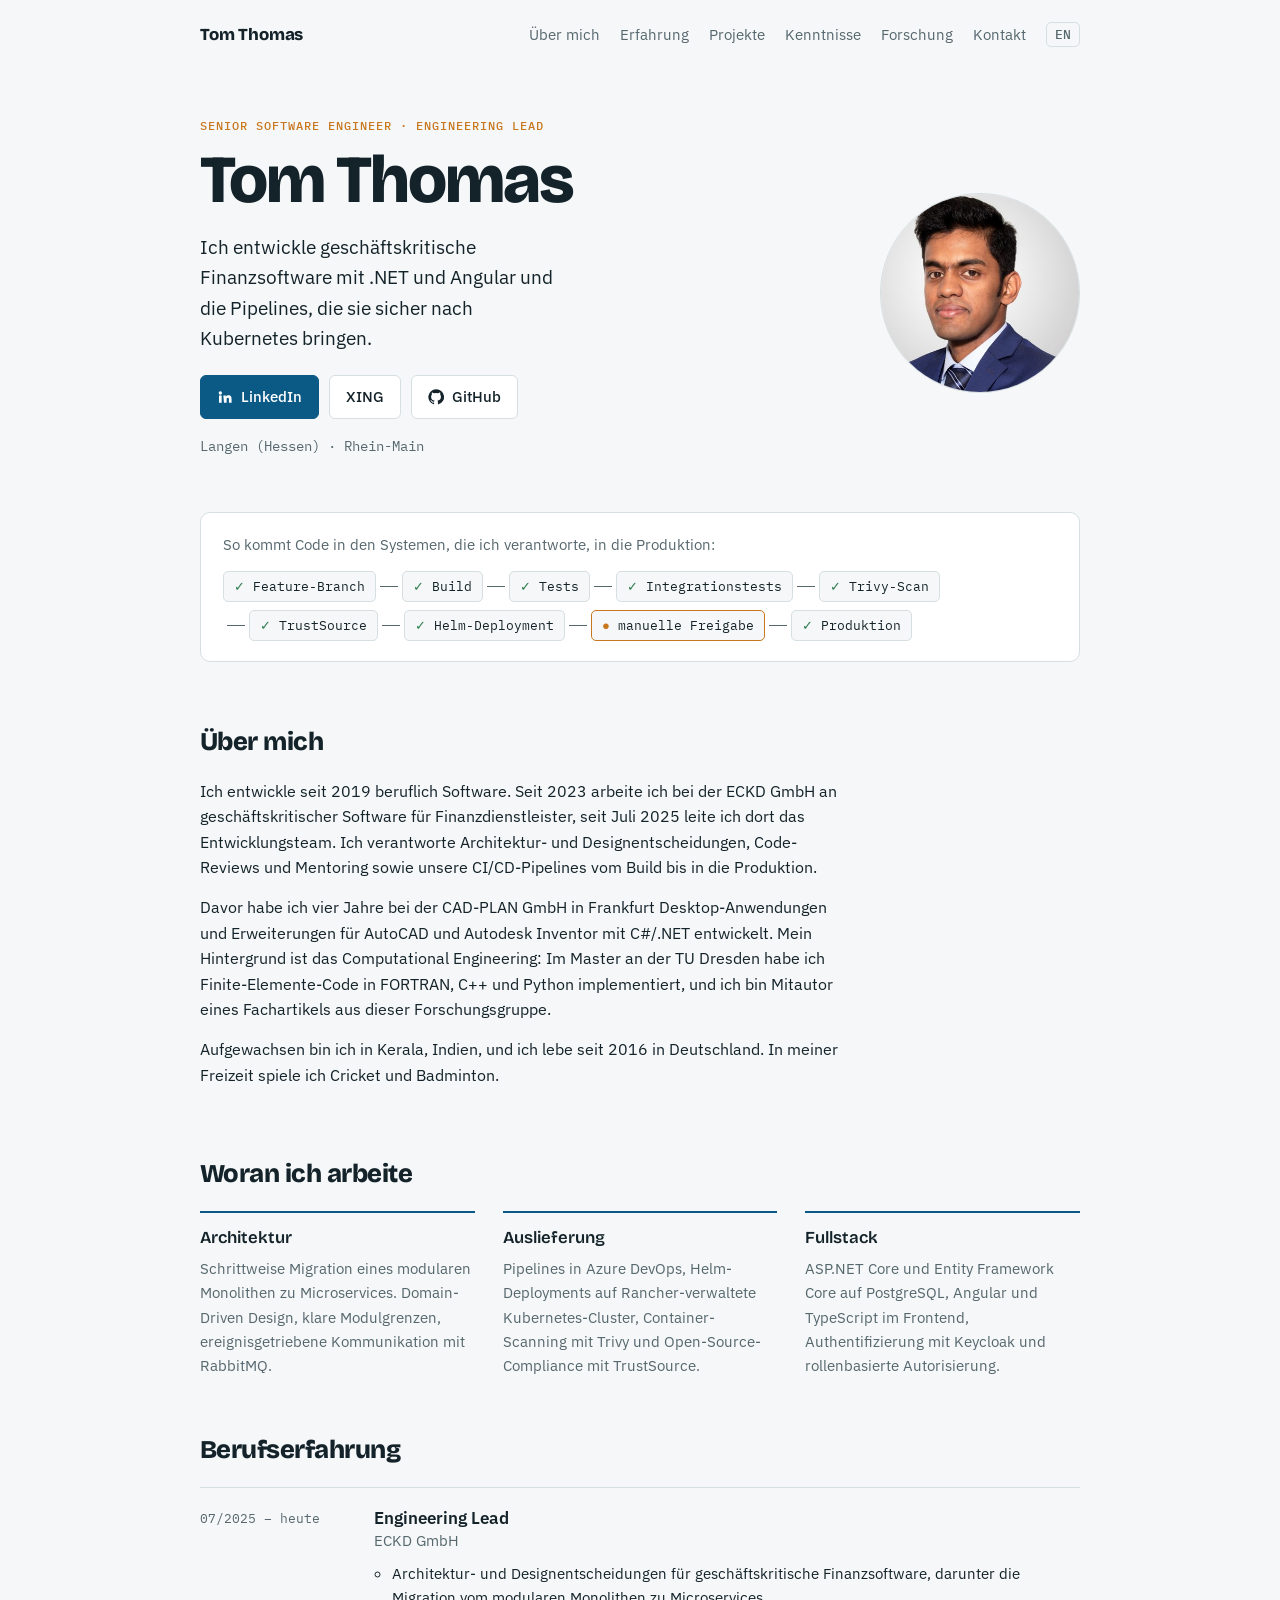
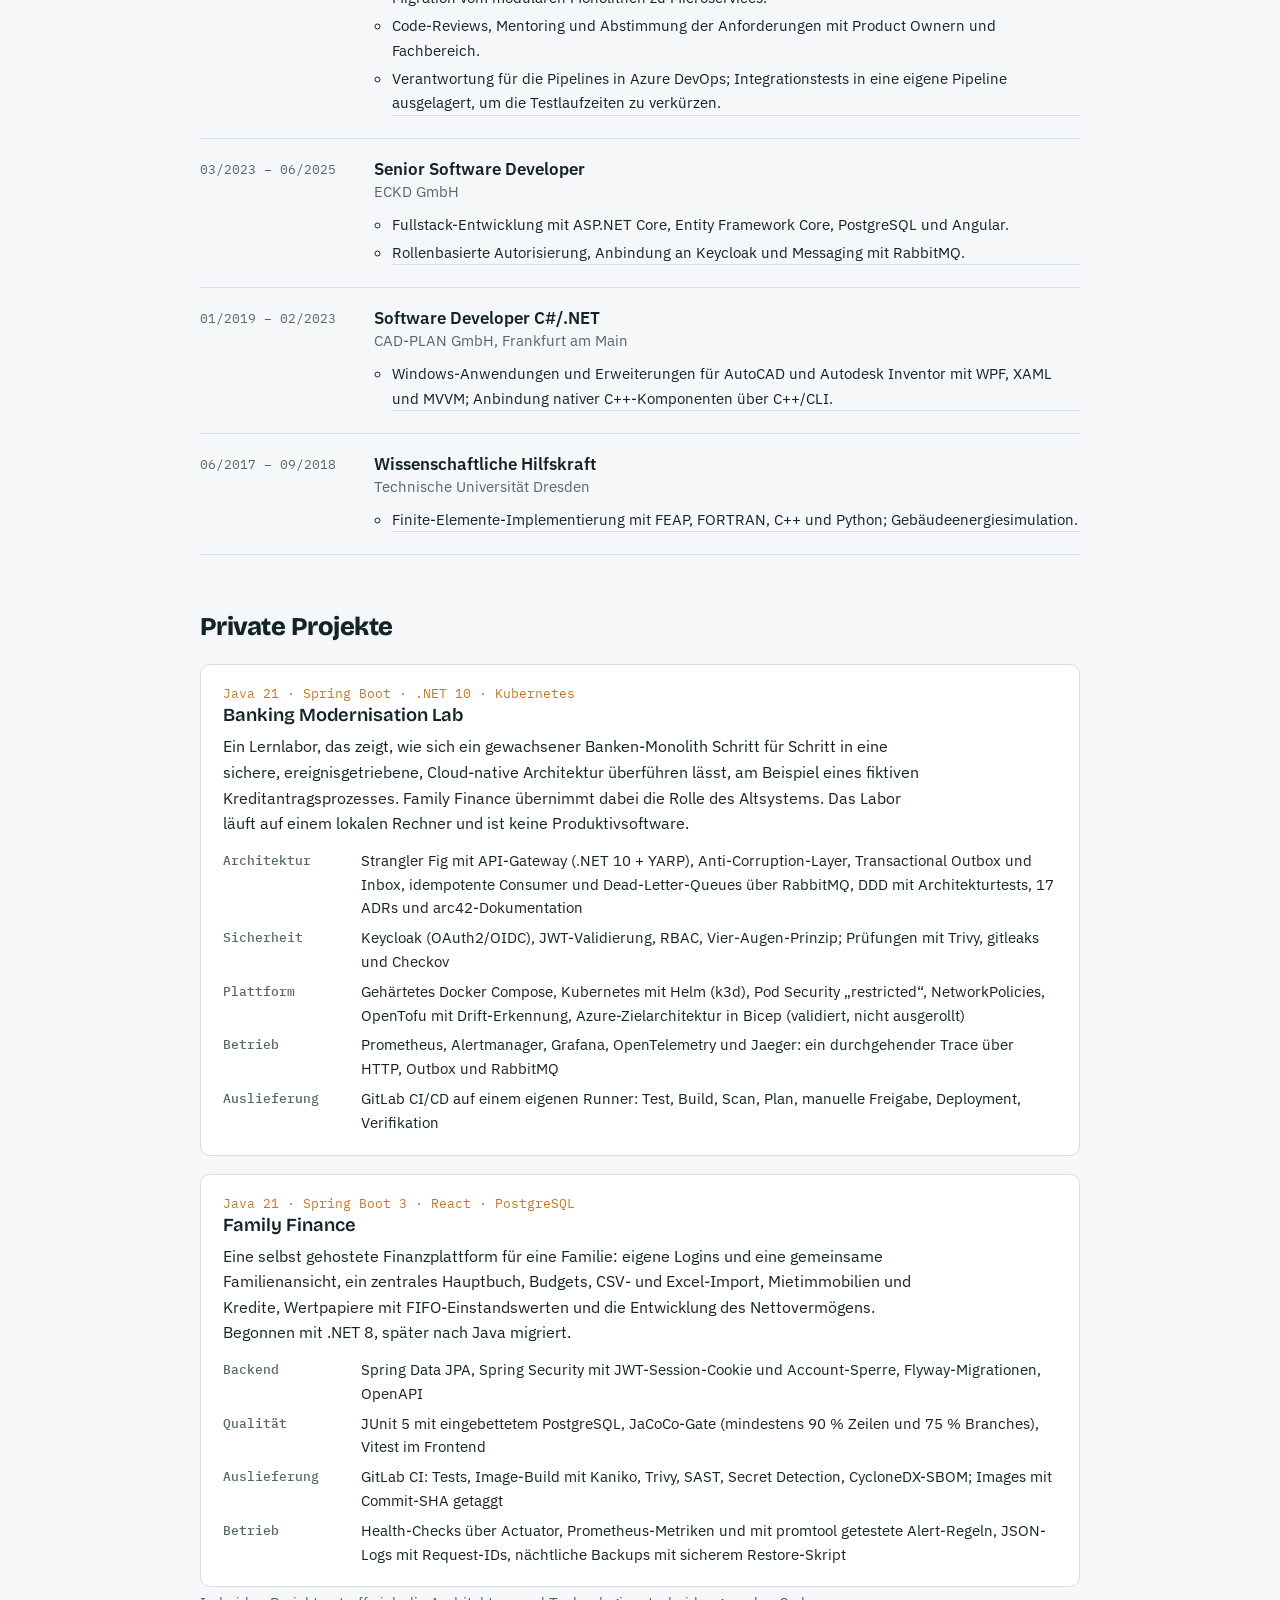
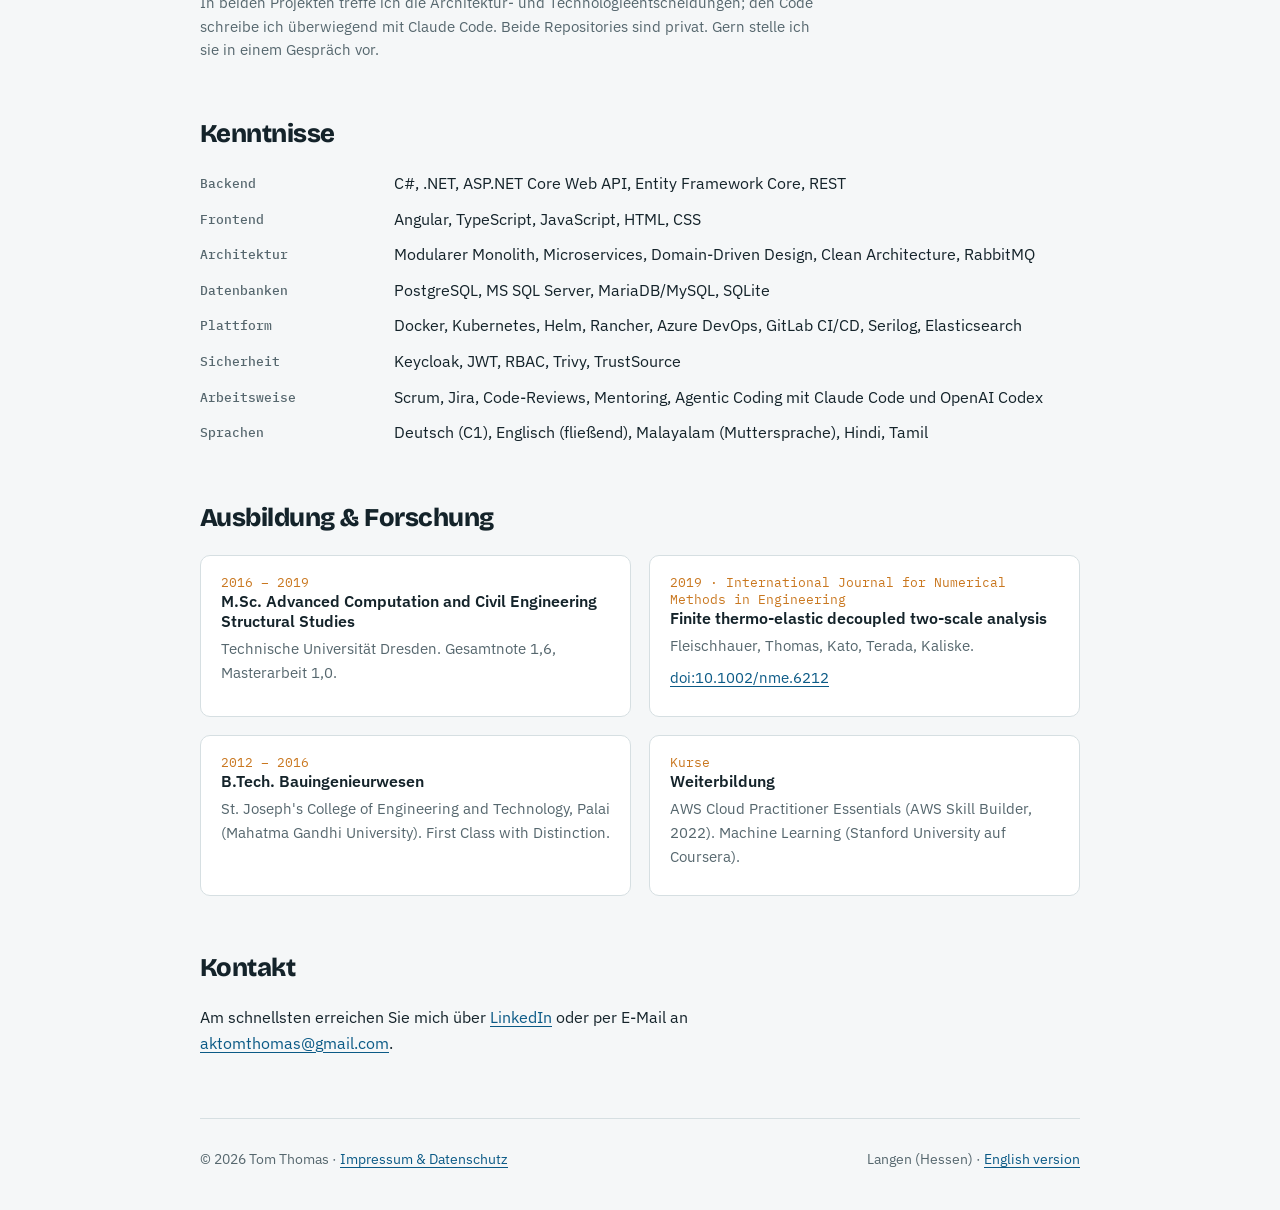
<file: index.html>
<!DOCTYPE html>
<html lang="de">
<head>
<meta charset="utf-8">
<meta name="viewport" content="width=device-width, initial-scale=1, viewport-fit=cover">
<title>Tom Thomas · Softwareentwickler</title>
<meta name="description" content="Tom Thomas, Senior Software Engineer und Engineering Lead im Rhein-Main-Gebiet. Finanzsoftware mit .NET, Angular und Kubernetes.">
<meta name="author" content="Tom Thomas">
<meta property="og:title" content="Tom Thomas · Softwareentwickler">
<meta property="og:description" content="Senior Software Engineer und Engineering Lead. Finanzsoftware mit .NET, Angular und Kubernetes.">
<meta property="og:image" content="https://tomkrony.github.io/assets/img/tom.jpg">
<meta property="og:locale" content="de_DE">
<meta property="og:locale:alternate" content="en_GB">
<link rel="icon" href="assets/img/favicon.ico">
<link rel="alternate" hreflang="de" href="https://tomkrony.github.io/">
<link rel="alternate" hreflang="en" href="https://tomkrony.github.io/en.html">
<link rel="alternate" hreflang="x-default" href="https://tomkrony.github.io/">
<link rel="canonical" href="https://tomkrony.github.io/">
<link rel="stylesheet" href="css/fonts.css">
<link rel="stylesheet" href="css/site.css">
</head>
<body>
<div class="col">
  <nav aria-label="Hauptnavigation">
    <a class="mark" href="#top">Tom Thomas</a>
    <div class="right">
    <ul>
      <li><a href="#about">Über mich</a></li>
      <li><a href="#experience">Erfahrung</a></li>
      <li><a href="#projects">Projekte</a></li>
      <li><a href="#skills">Kenntnisse</a></li>
      <li><a href="#research">Forschung</a></li>
      <li><a href="#contact">Kontakt</a></li>
    </ul>
    <a class="lang" href="en.html" hreflang="en" lang="en" title="English version">EN</a>
    </div>
  </nav>

  <header class="hero" id="top">
    <div>
      <p class="eyebrow">Senior Software Engineer · Engineering Lead</p>
      <h1>Tom Thomas</h1>
      <p class="lede">Ich entwickle geschäftskritische Finanzsoftware mit .NET und Angular und die Pipelines, die sie sicher nach Kubernetes bringen.</p>
      <div class="links">
        <a class="btn primary" href="https://www.linkedin.com/in/aktomthomas/" rel="me noopener" target="_blank"><svg viewBox="0 0 24 24" aria-hidden="true"><path d="M4.98 3.5a2.5 2.5 0 1 1 0 5 2.5 2.5 0 0 1 0-5zM3 9.75h4v11H3zM9.5 9.75h3.8v1.5h.05c.53-1 1.83-2.05 3.77-2.05 4.03 0 4.78 2.65 4.78 6.1v5.45h-4v-4.84c0-1.15-.02-2.64-1.6-2.64-1.62 0-1.86 1.26-1.86 2.56v4.92h-3.94z"/></svg>LinkedIn</a>
        <a class="btn" href="https://www.xing.com/profile/Tom_Thomas47/cv" rel="me noopener" target="_blank">XING</a>
        <a class="btn" href="https://github.com/tomkrony" rel="me noopener" target="_blank"><svg viewBox="0 0 24 24" aria-hidden="true"><path d="M12 .5a11.5 11.5 0 0 0-3.64 22.4c.58.1.79-.25.79-.56v-2c-3.2.7-3.88-1.37-3.88-1.37-.52-1.33-1.28-1.690-1.28-1.69-1.04-.71.08-.7.08-.7 1.16.08 1.77 1.19 1.77 1.19 1.03 1.76 2.7 1.25 3.36.96.1-.75.4-1.25.73-1.54-2.56-.29-5.25-1.28-5.25-5.68 0-1.26.45-2.28 1.19-3.09-.12-.29-.52-1.46.11-3.05 0 0 .97-.31 3.17 1.18a11 11 0 0 1 5.77 0c2.2-1.49 3.17-1.18 3.17-1.18.63 1.59.23 2.76.11 3.05.74.81 1.19 1.83 1.19 3.09 0 4.41-2.7 5.38-5.27 5.67.41.36.78 1.06.78 2.14v3.17c0 .31.21.67.8.56A11.5 11.5 0 0 0 12 .5z"/></svg>GitHub</a>
      </div>
      <p class="where">Langen (Hessen) · Rhein-Main</p>
    </div>
    <img class="portrait" src="assets/img/tom.jpg" alt="Porträt von Tom Thomas" width="200" height="200">
  </header>

  <div class="pipeline" aria-label="So liefert mein Team Software aus">
    <p>So kommt Code in den Systemen, die ich verantworte, in die Produktion:</p>
    <ol class="stages">
      <li><span>Feature-Branch</span></li>
      <li><span>Build</span></li>
      <li><span>Tests</span></li>
      <li><span>Integrationstests</span></li>
      <li><span>Trivy-Scan</span></li>
      <li><span>TrustSource</span></li>
      <li><span>Helm-Deployment</span></li>
      <li class="gate"><span>manuelle Freigabe</span></li>
      <li><span>Produktion</span></li>
    </ol>
  </div>

  <section id="about">
    <h2>Über mich</h2>
    <div class="prose">
      <p>Ich entwickle seit 2019 beruflich Software. Seit 2023 arbeite ich bei der ECKD GmbH an geschäftskritischer Software für Finanzdienstleister, seit Juli 2025 leite ich dort das Entwicklungsteam. Ich verantworte Architektur- und Designentscheidungen, Code-Reviews und Mentoring sowie unsere CI/CD-Pipelines vom Build bis in die Produktion.</p>
      <p>Davor habe ich vier Jahre bei der CAD-PLAN GmbH in Frankfurt Desktop-Anwendungen und Erweiterungen für AutoCAD und Autodesk Inventor mit C#/.NET entwickelt. Mein Hintergrund ist das Computational Engineering: Im Master an der TU Dresden habe ich Finite-Elemente-Code in FORTRAN, C++ und Python implementiert, und ich bin Mitautor eines Fachartikels aus dieser Forschungsgruppe.</p>
      <p>Aufgewachsen bin ich in Kerala, Indien, und ich lebe seit 2016 in Deutschland. In meiner Freizeit spiele ich Cricket und Badminton.</p>
    </div>
  </section>

  <section aria-labelledby="focus-h">
    <h2 id="focus-h">Woran ich arbeite</h2>
    <div class="focus">
      <div>
        <h3>Architektur</h3>
        <p>Schrittweise Migration eines modularen Monolithen zu Microservices. Domain-Driven Design, klare Modulgrenzen, ereignisgetriebene Kommunikation mit RabbitMQ.</p>
      </div>
      <div>
        <h3>Auslieferung</h3>
        <p>Pipelines in Azure DevOps, Helm-Deployments auf Rancher-verwaltete Kubernetes-Cluster, Container-Scanning mit Trivy und Open-Source-Compliance mit TrustSource.</p>
      </div>
      <div>
        <h3>Fullstack</h3>
        <p>ASP.NET Core und Entity Framework Core auf PostgreSQL, Angular und TypeScript im Frontend, Authentifizierung mit Keycloak und rollenbasierte Autorisierung.</p>
      </div>
    </div>
  </section>

  <section id="experience">
    <h2>Berufserfahrung</h2>
    <ol class="ledger">
      <li>
        <time>07/2025 – heute</time>
        <div>
          <h3>Engineering Lead</h3>
          <div class="org">ECKD GmbH</div>
          <ul>
            <li>Architektur- und Designentscheidungen für geschäftskritische Finanzsoftware, darunter die Migration vom modularen Monolithen zu Microservices.</li>
            <li>Code-Reviews, Mentoring und Abstimmung der Anforderungen mit Product Ownern und Fachbereich.</li>
            <li>Verantwortung für die Pipelines in Azure DevOps; Integrationstests in eine eigene Pipeline ausgelagert, um die Testlaufzeiten zu verkürzen.</li>
          </ul>
        </div>
      </li>
      <li>
        <time>03/2023 – 06/2025</time>
        <div>
          <h3>Senior Software Developer</h3>
          <div class="org">ECKD GmbH</div>
          <ul>
            <li>Fullstack-Entwicklung mit ASP.NET Core, Entity Framework Core, PostgreSQL und Angular.</li>
            <li>Rollenbasierte Autorisierung, Anbindung an Keycloak und Messaging mit RabbitMQ.</li>
          </ul>
        </div>
      </li>
      <li>
        <time>01/2019 – 02/2023</time>
        <div>
          <h3>Software Developer C#/.NET</h3>
          <div class="org">CAD-PLAN GmbH, Frankfurt am Main</div>
          <ul>
            <li>Windows-Anwendungen und Erweiterungen für AutoCAD und Autodesk Inventor mit WPF, XAML und MVVM; Anbindung nativer C++-Komponenten über C++/CLI.</li>
          </ul>
        </div>
      </li>
      <li>
        <time>06/2017 – 09/2018</time>
        <div>
          <h3>Wissenschaftliche Hilfskraft</h3>
          <div class="org">Technische Universität Dresden</div>
          <ul>
            <li>Finite-Elemente-Implementierung mit FEAP, FORTRAN, C++ und Python; Gebäudeenergiesimulation.</li>
          </ul>
        </div>
      </li>
    </ol>
  </section>

  <section id="projects">
    <h2>Private Projekte</h2>
    <div class="projects">
      <article class="project">
        <div class="meta">Java 21 · Spring Boot · .NET 10 · Kubernetes</div>
        <h3>Banking Modernisation Lab</h3>
        <p>Ein Lernlabor, das zeigt, wie sich ein gewachsener Banken-Monolith Schritt für Schritt in eine sichere, ereignisgetriebene, Cloud-native Architektur überführen lässt, am Beispiel eines fiktiven Kreditantragsprozesses. Family Finance übernimmt dabei die Rolle des Altsystems. Das Labor läuft auf einem lokalen Rechner und ist keine Produktivsoftware.</p>
        <dl>
          <dt>Architektur</dt><dd>Strangler Fig mit API-Gateway (.NET 10 + YARP), Anti-Corruption-Layer, Transactional Outbox und Inbox, idempotente Consumer und Dead-Letter-Queues über RabbitMQ, DDD mit Architekturtests, 17 ADRs und arc42-Dokumentation</dd>
          <dt>Sicherheit</dt><dd>Keycloak (OAuth2/OIDC), JWT-Validierung, RBAC, Vier-Augen-Prinzip; Prüfungen mit Trivy, gitleaks und Checkov</dd>
          <dt>Plattform</dt><dd>Gehärtetes Docker Compose, Kubernetes mit Helm (k3d), Pod Security „restricted“, NetworkPolicies, OpenTofu mit Drift-Erkennung, Azure-Zielarchitektur in Bicep (validiert, nicht ausgerollt)</dd>
          <dt>Betrieb</dt><dd>Prometheus, Alertmanager, Grafana, OpenTelemetry und Jaeger: ein durchgehender Trace über HTTP, Outbox und RabbitMQ</dd>
          <dt>Auslieferung</dt><dd>GitLab CI/CD auf einem eigenen Runner: Test, Build, Scan, Plan, manuelle Freigabe, Deployment, Verifikation</dd>
        </dl>
      </article>
      <article class="project">
        <div class="meta">Java 21 · Spring Boot 3 · React · PostgreSQL</div>
        <h3>Family Finance</h3>
        <p>Eine selbst gehostete Finanzplattform für eine Familie: eigene Logins und eine gemeinsame Familienansicht, ein zentrales Hauptbuch, Budgets, CSV- und Excel-Import, Mietimmobilien und Kredite, Wertpapiere mit FIFO-Einstandswerten und die Entwicklung des Nettovermögens. Begonnen mit .NET 8, später nach Java migriert.</p>
        <dl>
          <dt>Backend</dt><dd>Spring Data JPA, Spring Security mit JWT-Session-Cookie und Account-Sperre, Flyway-Migrationen, OpenAPI</dd>
          <dt>Qualität</dt><dd>JUnit 5 mit eingebettetem PostgreSQL, JaCoCo-Gate (mindestens 90 % Zeilen und 75 % Branches), Vitest im Frontend</dd>
          <dt>Auslieferung</dt><dd>GitLab CI: Tests, Image-Build mit Kaniko, Trivy, SAST, Secret Detection, CycloneDX-SBOM; Images mit Commit-SHA getaggt</dd>
          <dt>Betrieb</dt><dd>Health-Checks über Actuator, Prometheus-Metriken und mit promtool getestete Alert-Regeln, JSON-Logs mit Request-IDs, nächtliche Backups mit sicherem Restore-Skript</dd>
        </dl>
      </article>
    </div>
    <p class="note">In beiden Projekten treffe ich die Architektur- und Technologieentscheidungen; den Code schreibe ich überwiegend mit Claude Code. Beide Repositories sind privat. Gern stelle ich sie in einem Gespräch vor.</p>
  </section>

  <section id="skills">
    <h2>Kenntnisse</h2>
    <dl class="skills">
      <dt>Backend</dt><dd>C#, .NET, ASP.NET Core Web API, Entity Framework Core, REST</dd>
      <dt>Frontend</dt><dd>Angular, TypeScript, JavaScript, HTML, CSS</dd>
      <dt>Architektur</dt><dd>Modularer Monolith, Microservices, Domain-Driven Design, Clean Architecture, RabbitMQ</dd>
      <dt>Datenbanken</dt><dd>PostgreSQL, MS SQL Server, MariaDB/MySQL, SQLite</dd>
      <dt>Plattform</dt><dd>Docker, Kubernetes, Helm, Rancher, Azure DevOps, GitLab CI/CD, Serilog, Elasticsearch</dd>
      <dt>Sicherheit</dt><dd>Keycloak, JWT, RBAC, Trivy, TrustSource</dd>
      <dt>Arbeitsweise</dt><dd>Scrum, Jira, Code-Reviews, Mentoring, Agentic Coding mit Claude Code und OpenAI Codex</dd>
      <dt>Sprachen</dt><dd>Deutsch (C1), Englisch (fließend), Malayalam (Muttersprache), Hindi, Tamil</dd>
    </dl>
  </section>

  <section id="research">
    <h2>Ausbildung &amp; Forschung</h2>
    <div class="cards">
      <div class="card">
        <div class="meta">2016 – 2019</div>
        <h3>M.Sc. Advanced Computation and Civil Engineering Structural Studies</h3>
        <p>Technische Universität Dresden. Gesamtnote 1,6, Masterarbeit 1,0.</p>
      </div>
      <div class="card">
        <div class="meta">2019 · International Journal for Numerical Methods in Engineering</div>
        <h3>Finite thermo-elastic decoupled two-scale analysis</h3>
        <p>Fleischhauer, Thomas, Kato, Terada, Kaliske.</p>
        <p><a href="https://doi.org/10.1002/nme.6212" target="_blank" rel="noopener">doi:10.1002/nme.6212</a></p>
      </div>
      <div class="card">
        <div class="meta">2012 – 2016</div>
        <h3>B.Tech. Bauingenieurwesen</h3>
        <p>St. Joseph's College of Engineering and Technology, Palai (Mahatma Gandhi University). First Class with Distinction.</p>
      </div>
      <div class="card">
        <div class="meta">Kurse</div>
        <h3>Weiterbildung</h3>
        <p>AWS Cloud Practitioner Essentials (AWS Skill Builder, 2022). Machine Learning (Stanford University auf Coursera).</p>
      </div>
    </div>
  </section>

  <section id="contact">
    <h2>Kontakt</h2>
    <div class="prose">
      <p>Am schnellsten erreichen Sie mich über <a href="https://www.linkedin.com/in/aktomthomas/" target="_blank" rel="noopener">LinkedIn</a> oder per E-Mail an <a href="mailto:aktomthomas@gmail.com">aktomthomas@gmail.com</a>.</p>
    </div>
  </section>

  <footer>
    <span>© 2026 Tom Thomas · <a href="impressum.html">Impressum &amp; Datenschutz</a></span>
    <span>Langen (Hessen) · <a href="en.html" hreflang="en">English version</a></span>
  </footer>
</div>
</body>
</html>
</file>
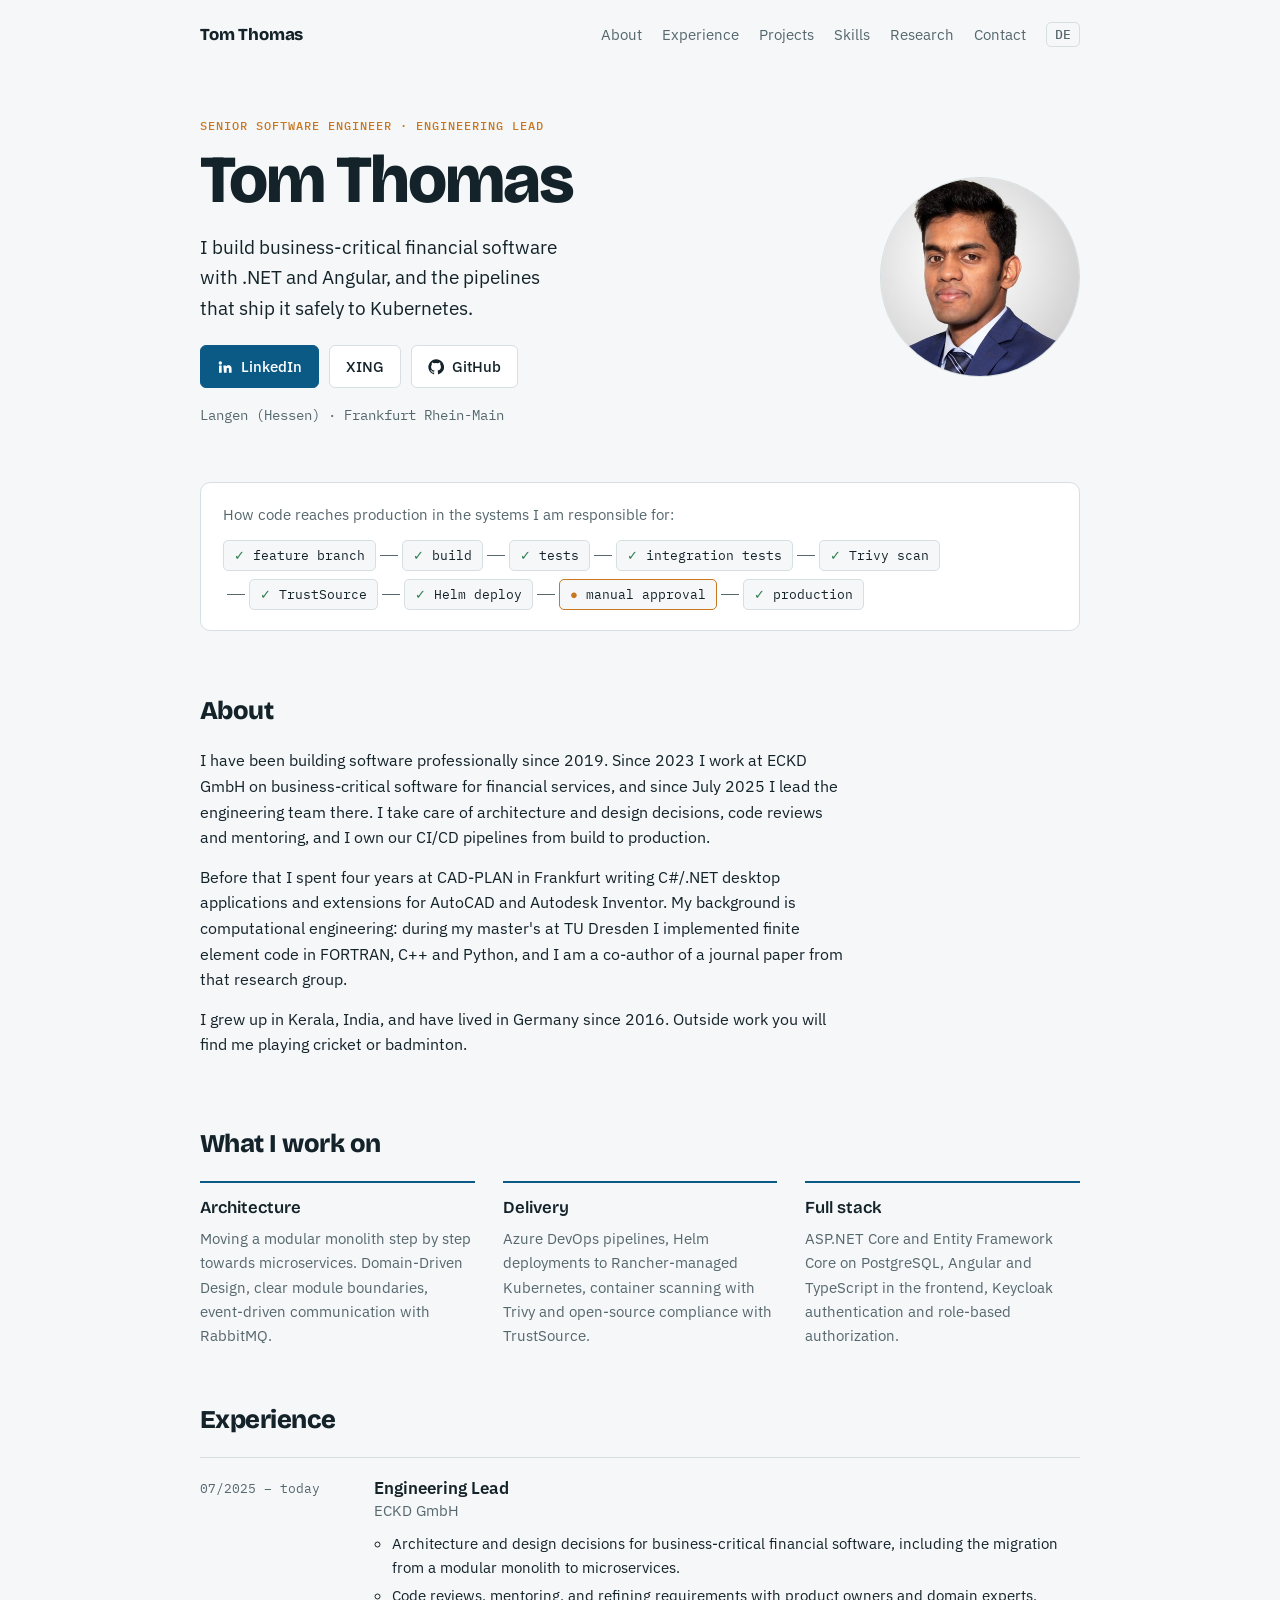
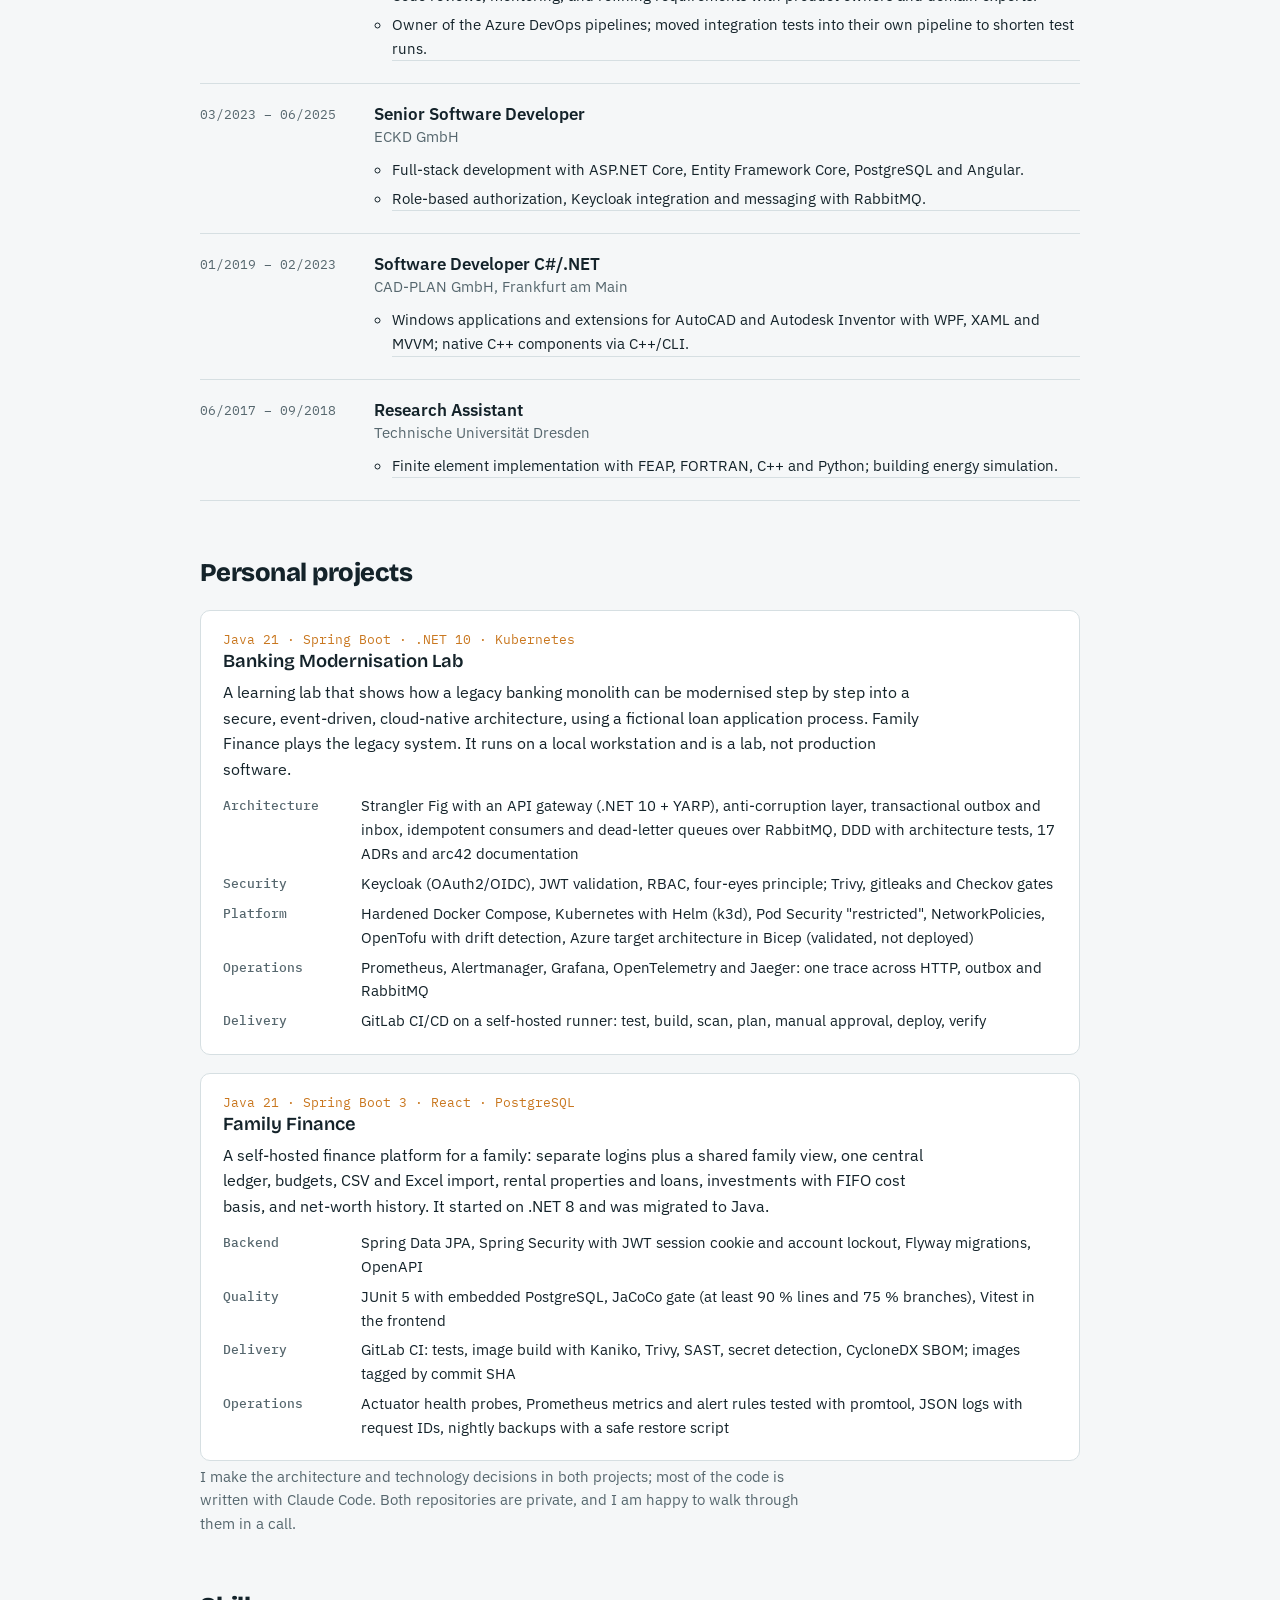
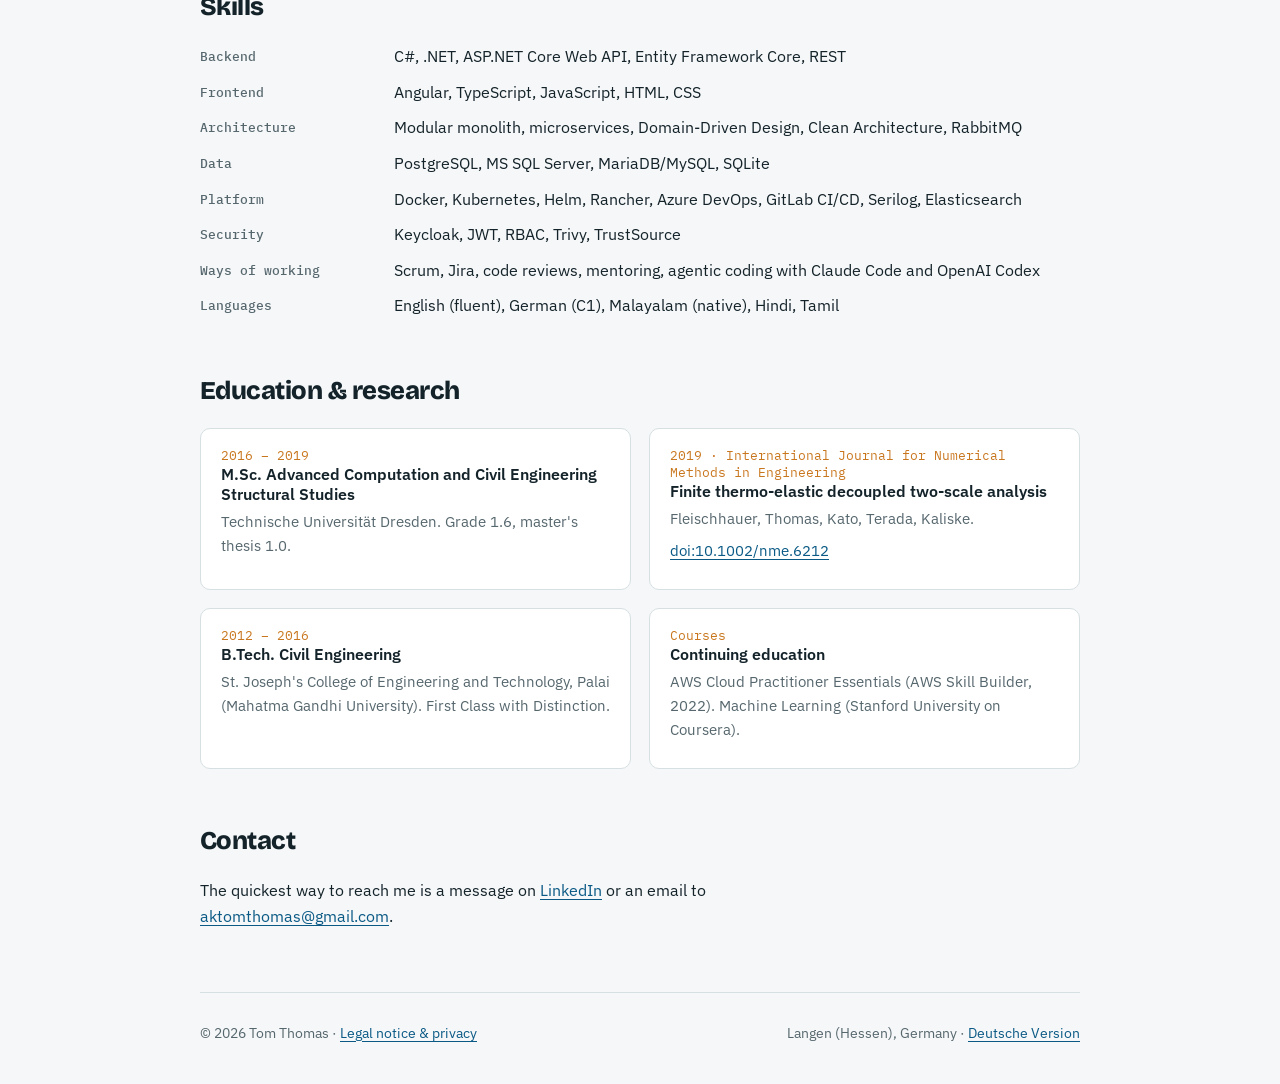
<file: en.html>
<!DOCTYPE html>
<html lang="en">
<head>
<meta charset="utf-8">
<meta name="viewport" content="width=device-width, initial-scale=1, viewport-fit=cover">
<title>Tom Thomas · Software Engineer</title>
<meta name="description" content="Tom Thomas, Senior Software Engineer and Engineering Lead in Frankfurt Rhein-Main. Financial software with .NET, Angular and Kubernetes.">
<meta name="author" content="Tom Thomas">
<meta property="og:title" content="Tom Thomas · Software Engineer">
<meta property="og:description" content="Senior Software Engineer and Engineering Lead. Financial software with .NET, Angular and Kubernetes.">
<meta property="og:image" content="https://tomkrony.github.io/assets/img/tom.jpg">
<link rel="icon" href="assets/img/favicon.ico">
<link rel="alternate" hreflang="de" href="https://tomkrony.github.io/">
<link rel="alternate" hreflang="en" href="https://tomkrony.github.io/en.html">
<link rel="canonical" href="https://tomkrony.github.io/en.html">
<link rel="stylesheet" href="css/fonts.css">
<link rel="stylesheet" href="css/site.css">
</head>
<body>
<div class="col">
  <nav aria-label="Main">
    <a class="mark" href="#top">Tom Thomas</a>
    <div class="right">
    <ul>
      <li><a href="#about">About</a></li>
      <li><a href="#experience">Experience</a></li>
      <li><a href="#projects">Projects</a></li>
      <li><a href="#skills">Skills</a></li>
      <li><a href="#research">Research</a></li>
      <li><a href="#contact">Contact</a></li>
    </ul>
    <a class="lang" href="./" hreflang="de" lang="de" title="Deutsche Version">DE</a>
    </div>
  </nav>

  <header class="hero" id="top">
    <div>
      <p class="eyebrow">Senior Software Engineer · Engineering Lead</p>
      <h1>Tom Thomas</h1>
      <p class="lede">I build business-critical financial software with .NET and Angular, and the pipelines that ship it safely to Kubernetes.</p>
      <div class="links">
        <a class="btn primary" href="https://www.linkedin.com/in/aktomthomas/" rel="me noopener" target="_blank"><svg viewBox="0 0 24 24" aria-hidden="true"><path d="M4.98 3.5a2.5 2.5 0 1 1 0 5 2.5 2.5 0 0 1 0-5zM3 9.75h4v11H3zM9.5 9.75h3.8v1.5h.05c.53-1 1.83-2.05 3.77-2.05 4.03 0 4.78 2.65 4.78 6.1v5.45h-4v-4.84c0-1.15-.02-2.64-1.6-2.64-1.62 0-1.86 1.26-1.86 2.56v4.92h-3.94z"/></svg>LinkedIn</a>
        <a class="btn" href="https://www.xing.com/profile/Tom_Thomas47/cv" rel="me noopener" target="_blank">XING</a>
        <a class="btn" href="https://github.com/tomkrony" rel="me noopener" target="_blank"><svg viewBox="0 0 24 24" aria-hidden="true"><path d="M12 .5a11.5 11.5 0 0 0-3.64 22.4c.58.1.79-.25.79-.56v-2c-3.2.7-3.88-1.37-3.88-1.37-.52-1.33-1.28-1.69-1.28-1.69-1.04-.71.08-.7.08-.7 1.16.08 1.77 1.19 1.77 1.19 1.03 1.76 2.7 1.25 3.36.96.1-.75.4-1.25.73-1.54-2.56-.29-5.25-1.28-5.25-5.68 0-1.26.45-2.28 1.19-3.09-.12-.29-.52-1.46.11-3.05 0 0 .97-.31 3.17 1.18a11 11 0 0 1 5.77 0c2.2-1.49 3.17-1.18 3.17-1.18.63 1.59.23 2.76.11 3.05.74.81 1.19 1.83 1.19 3.09 0 4.41-2.7 5.38-5.27 5.67.41.36.78 1.06.78 2.14v3.17c0 .31.21.67.8.56A11.5 11.5 0 0 0 12 .5z"/></svg>GitHub</a>
      </div>
      <p class="where">Langen (Hessen) · Frankfurt Rhein-Main</p>
    </div>
    <img class="portrait" src="assets/img/tom.jpg" alt="Portrait of Tom Thomas" width="200" height="200">
  </header>

  <div class="pipeline" aria-label="How my team ships software">
    <p>How code reaches production in the systems I am responsible for:</p>
    <ol class="stages">
      <li><span>feature branch</span></li>
      <li><span>build</span></li>
      <li><span>tests</span></li>
      <li><span>integration tests</span></li>
      <li><span>Trivy scan</span></li>
      <li><span>TrustSource</span></li>
      <li><span>Helm deploy</span></li>
      <li class="gate"><span>manual approval</span></li>
      <li><span>production</span></li>
    </ol>
  </div>

  <section id="about">
    <h2>About</h2>
    <div class="prose">
      <p>I have been building software professionally since 2019. Since 2023 I work at ECKD GmbH on business-critical software for financial services, and since July 2025 I lead the engineering team there. I take care of architecture and design decisions, code reviews and mentoring, and I own our CI/CD pipelines from build to production.</p>
      <p>Before that I spent four years at CAD-PLAN in Frankfurt writing C#/.NET desktop applications and extensions for AutoCAD and Autodesk Inventor. My background is computational engineering: during my master's at TU Dresden I implemented finite element code in FORTRAN, C++ and Python, and I am a co-author of a journal paper from that research group.</p>
      <p>I grew up in Kerala, India, and have lived in Germany since 2016. Outside work you will find me playing cricket or badminton.</p>
    </div>
  </section>

  <section aria-labelledby="focus-h">
    <h2 id="focus-h">What I work on</h2>
    <div class="focus">
      <div>
        <h3>Architecture</h3>
        <p>Moving a modular monolith step by step towards microservices. Domain-Driven Design, clear module boundaries, event-driven communication with RabbitMQ.</p>
      </div>
      <div>
        <h3>Delivery</h3>
        <p>Azure DevOps pipelines, Helm deployments to Rancher-managed Kubernetes, container scanning with Trivy and open-source compliance with TrustSource.</p>
      </div>
      <div>
        <h3>Full stack</h3>
        <p>ASP.NET Core and Entity Framework Core on PostgreSQL, Angular and TypeScript in the frontend, Keycloak authentication and role-based authorization.</p>
      </div>
    </div>
  </section>

  <section id="experience">
    <h2>Experience</h2>
    <ol class="ledger">
      <li>
        <time>07/2025 – today</time>
        <div>
          <h3>Engineering Lead</h3>
          <div class="org">ECKD GmbH</div>
          <ul>
            <li>Architecture and design decisions for business-critical financial software, including the migration from a modular monolith to microservices.</li>
            <li>Code reviews, mentoring, and refining requirements with product owners and domain experts.</li>
            <li>Owner of the Azure DevOps pipelines; moved integration tests into their own pipeline to shorten test runs.</li>
          </ul>
        </div>
      </li>
      <li>
        <time>03/2023 – 06/2025</time>
        <div>
          <h3>Senior Software Developer</h3>
          <div class="org">ECKD GmbH</div>
          <ul>
            <li>Full-stack development with ASP.NET Core, Entity Framework Core, PostgreSQL and Angular.</li>
            <li>Role-based authorization, Keycloak integration and messaging with RabbitMQ.</li>
          </ul>
        </div>
      </li>
      <li>
        <time>01/2019 – 02/2023</time>
        <div>
          <h3>Software Developer C#/.NET</h3>
          <div class="org">CAD-PLAN GmbH, Frankfurt am Main</div>
          <ul>
            <li>Windows applications and extensions for AutoCAD and Autodesk Inventor with WPF, XAML and MVVM; native C++ components via C++/CLI.</li>
          </ul>
        </div>
      </li>
      <li>
        <time>06/2017 – 09/2018</time>
        <div>
          <h3>Research Assistant</h3>
          <div class="org">Technische Universität Dresden</div>
          <ul>
            <li>Finite element implementation with FEAP, FORTRAN, C++ and Python; building energy simulation.</li>
          </ul>
        </div>
      </li>
    </ol>
  </section>

  <section id="projects">
    <h2>Personal projects</h2>
    <div class="projects">
      <article class="project">
        <div class="meta">Java 21 · Spring Boot · .NET 10 · Kubernetes</div>
        <h3>Banking Modernisation Lab</h3>
        <p>A learning lab that shows how a legacy banking monolith can be modernised step by step into a secure, event-driven, cloud-native architecture, using a fictional loan application process. Family Finance plays the legacy system. It runs on a local workstation and is a lab, not production software.</p>
        <dl>
          <dt>Architecture</dt><dd>Strangler Fig with an API gateway (.NET 10 + YARP), anti-corruption layer, transactional outbox and inbox, idempotent consumers and dead-letter queues over RabbitMQ, DDD with architecture tests, 17 ADRs and arc42 documentation</dd>
          <dt>Security</dt><dd>Keycloak (OAuth2/OIDC), JWT validation, RBAC, four-eyes principle; Trivy, gitleaks and Checkov gates</dd>
          <dt>Platform</dt><dd>Hardened Docker Compose, Kubernetes with Helm (k3d), Pod Security "restricted", NetworkPolicies, OpenTofu with drift detection, Azure target architecture in Bicep (validated, not deployed)</dd>
          <dt>Operations</dt><dd>Prometheus, Alertmanager, Grafana, OpenTelemetry and Jaeger: one trace across HTTP, outbox and RabbitMQ</dd>
          <dt>Delivery</dt><dd>GitLab CI/CD on a self-hosted runner: test, build, scan, plan, manual approval, deploy, verify</dd>
        </dl>
      </article>
      <article class="project">
        <div class="meta">Java 21 · Spring Boot 3 · React · PostgreSQL</div>
        <h3>Family Finance</h3>
        <p>A self-hosted finance platform for a family: separate logins plus a shared family view, one central ledger, budgets, CSV and Excel import, rental properties and loans, investments with FIFO cost basis, and net-worth history. It started on .NET 8 and was migrated to Java.</p>
        <dl>
          <dt>Backend</dt><dd>Spring Data JPA, Spring Security with JWT session cookie and account lockout, Flyway migrations, OpenAPI</dd>
          <dt>Quality</dt><dd>JUnit 5 with embedded PostgreSQL, JaCoCo gate (at least 90 % lines and 75 % branches), Vitest in the frontend</dd>
          <dt>Delivery</dt><dd>GitLab CI: tests, image build with Kaniko, Trivy, SAST, secret detection, CycloneDX SBOM; images tagged by commit SHA</dd>
          <dt>Operations</dt><dd>Actuator health probes, Prometheus metrics and alert rules tested with promtool, JSON logs with request IDs, nightly backups with a safe restore script</dd>
        </dl>
      </article>
    </div>
    <p class="note">I make the architecture and technology decisions in both projects; most of the code is written with Claude Code. Both repositories are private, and I am happy to walk through them in a call.</p>
  </section>

  <section id="skills">
    <h2>Skills</h2>
    <dl class="skills">
      <dt>Backend</dt><dd>C#, .NET, ASP.NET Core Web API, Entity Framework Core, REST</dd>
      <dt>Frontend</dt><dd>Angular, TypeScript, JavaScript, HTML, CSS</dd>
      <dt>Architecture</dt><dd>Modular monolith, microservices, Domain-Driven Design, Clean Architecture, RabbitMQ</dd>
      <dt>Data</dt><dd>PostgreSQL, MS SQL Server, MariaDB/MySQL, SQLite</dd>
      <dt>Platform</dt><dd>Docker, Kubernetes, Helm, Rancher, Azure DevOps, GitLab CI/CD, Serilog, Elasticsearch</dd>
      <dt>Security</dt><dd>Keycloak, JWT, RBAC, Trivy, TrustSource</dd>
      <dt>Ways of working</dt><dd>Scrum, Jira, code reviews, mentoring, agentic coding with Claude Code and OpenAI Codex</dd>
      <dt>Languages</dt><dd>English (fluent), German (C1), Malayalam (native), Hindi, Tamil</dd>
    </dl>
  </section>

  <section id="research">
    <h2>Education &amp; research</h2>
    <div class="cards">
      <div class="card">
        <div class="meta">2016 – 2019</div>
        <h3>M.Sc. Advanced Computation and Civil Engineering Structural Studies</h3>
        <p>Technische Universität Dresden. Grade 1.6, master's thesis 1.0.</p>
      </div>
      <div class="card">
        <div class="meta">2019 · International Journal for Numerical Methods in Engineering</div>
        <h3>Finite thermo-elastic decoupled two-scale analysis</h3>
        <p>Fleischhauer, Thomas, Kato, Terada, Kaliske.</p>
        <p><a href="https://doi.org/10.1002/nme.6212" target="_blank" rel="noopener">doi:10.1002/nme.6212</a></p>
      </div>
      <div class="card">
        <div class="meta">2012 – 2016</div>
        <h3>B.Tech. Civil Engineering</h3>
        <p>St. Joseph's College of Engineering and Technology, Palai (Mahatma Gandhi University). First Class with Distinction.</p>
      </div>
      <div class="card">
        <div class="meta">Courses</div>
        <h3>Continuing education</h3>
        <p>AWS Cloud Practitioner Essentials (AWS Skill Builder, 2022). Machine Learning (Stanford University on Coursera).</p>
      </div>
    </div>
  </section>

  <section id="contact">
    <h2>Contact</h2>
    <div class="prose">
      <p>The quickest way to reach me is a message on <a href="https://www.linkedin.com/in/aktomthomas/" target="_blank" rel="noopener">LinkedIn</a> or an email to <a href="mailto:aktomthomas@gmail.com">aktomthomas@gmail.com</a>.</p>
    </div>
  </section>

  <footer>
    <span>© 2026 Tom Thomas · <a href="impressum.html">Legal notice &amp; privacy</a></span>
    <span>Langen (Hessen), Germany · <a href="./" hreflang="de">Deutsche Version</a></span>
  </footer>
</div>
</body>
</html>
</file>
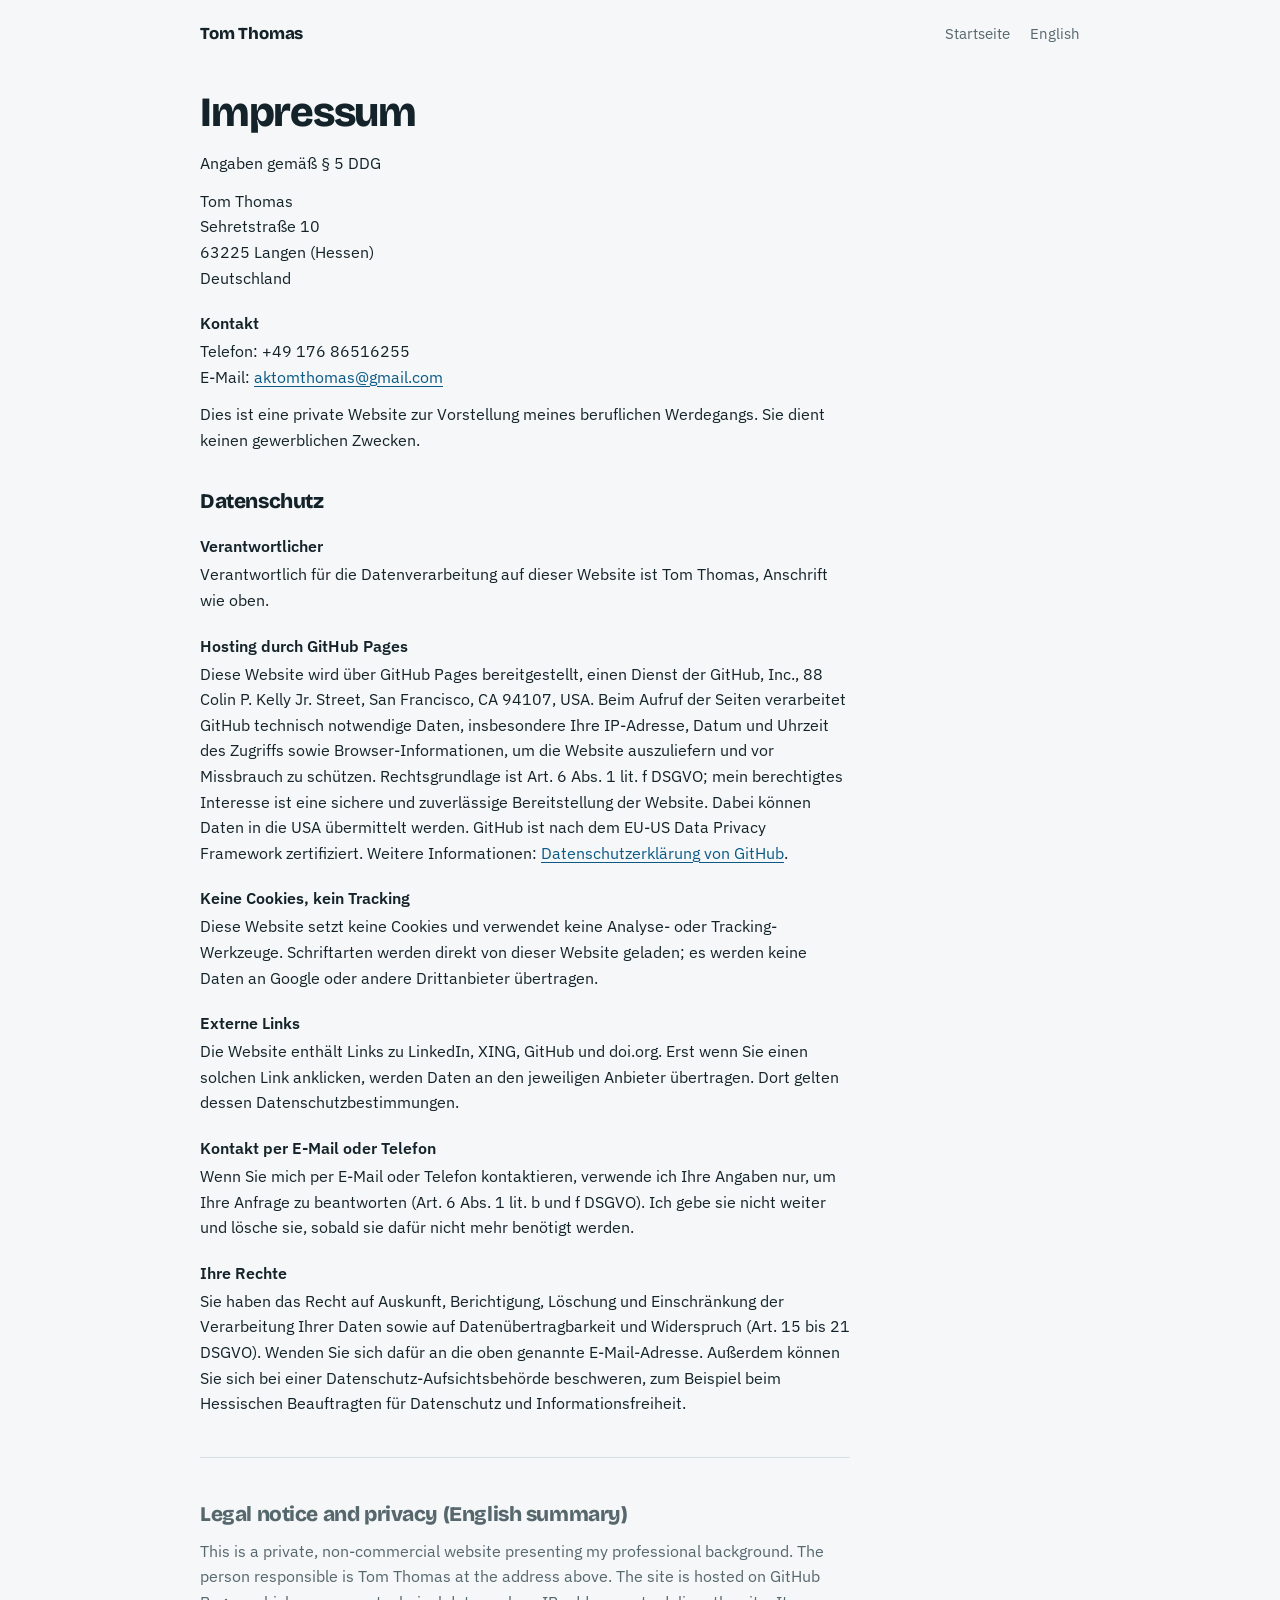
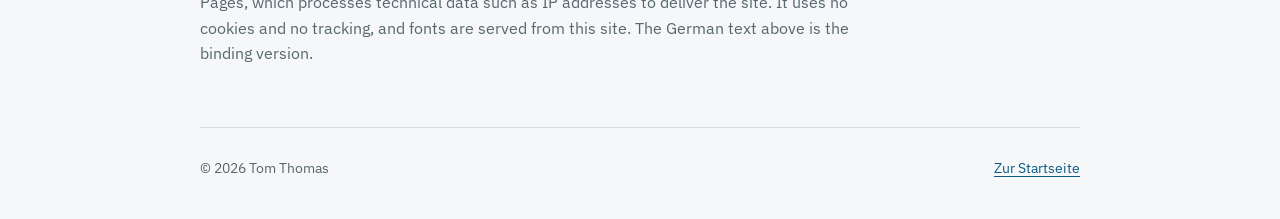
<file: impressum.html>
<!DOCTYPE html>
<html lang="de">
<head>
<meta charset="utf-8">
<meta name="viewport" content="width=device-width, initial-scale=1, viewport-fit=cover">
<title>Impressum &amp; Datenschutz · Tom Thomas</title>
<meta name="robots" content="noindex, follow">
<link rel="icon" href="assets/img/favicon.ico">
<link rel="stylesheet" href="css/fonts.css">
<link rel="stylesheet" href="css/site.css">
<style>
.legal { max-width: 65ch; padding-block: 24px 48px }
.legal h1 { font-size: clamp(2rem, 5vw, 2.6rem) }
.legal h2 { font-size: 1.3rem; margin: 36px 0 12px }
.legal h3 { font: 600 1rem var(--body); margin: 22px 0 6px }
.legal p, .legal ul { margin: 0 0 12px }
.legal address { font-style: normal; margin: 0 0 12px }
.legal .en { border-top: 1px solid var(--line); margin-top: 40px; padding-top: 8px; color: var(--muted) }
</style>
</head>
<body>
<div class="col">
  <nav aria-label="Hauptnavigation">
    <a class="mark" href="./">Tom Thomas</a>
    <div class="right">
      <ul><li><a href="./">Startseite</a></li><li><a href="en.html" hreflang="en">English</a></li></ul>
    </div>
  </nav>

  <main class="legal">
    <h1>Impressum</h1>
    <p>Angaben gemäß § 5 DDG</p>
    <address>
      Tom Thomas<br>
      Sehretstraße 10<br>
      63225 Langen (Hessen)<br>
      Deutschland
    </address>
    <h3>Kontakt</h3>
    <p>Telefon: +49 176 86516255<br>
    E-Mail: <a href="mailto:aktomthomas@gmail.com">aktomthomas@gmail.com</a></p>
    <p>Dies ist eine private Website zur Vorstellung meines beruflichen Werdegangs. Sie dient keinen gewerblichen Zwecken.</p>

    <h2 id="datenschutz">Datenschutz</h2>
    <h3>Verantwortlicher</h3>
    <p>Verantwortlich für die Datenverarbeitung auf dieser Website ist Tom Thomas, Anschrift wie oben.</p>

    <h3>Hosting durch GitHub Pages</h3>
    <p>Diese Website wird über GitHub Pages bereitgestellt, einen Dienst der GitHub, Inc., 88 Colin P. Kelly Jr. Street, San Francisco, CA 94107, USA. Beim Aufruf der Seiten verarbeitet GitHub technisch notwendige Daten, insbesondere Ihre IP-Adresse, Datum und Uhrzeit des Zugriffs sowie Browser-Informationen, um die Website auszuliefern und vor Missbrauch zu schützen. Rechtsgrundlage ist Art. 6 Abs. 1 lit. f DSGVO; mein berechtigtes Interesse ist eine sichere und zuverlässige Bereitstellung der Website. Dabei können Daten in die USA übermittelt werden. GitHub ist nach dem EU-US Data Privacy Framework zertifiziert. Weitere Informationen: <a href="https://docs.github.com/de/site-policy/privacy-policies/github-general-privacy-statement" target="_blank" rel="noopener">Datenschutzerklärung von GitHub</a>.</p>

    <h3>Keine Cookies, kein Tracking</h3>
    <p>Diese Website setzt keine Cookies und verwendet keine Analyse- oder Tracking-Werkzeuge. Schriftarten werden direkt von dieser Website geladen; es werden keine Daten an Google oder andere Drittanbieter übertragen.</p>

    <h3>Externe Links</h3>
    <p>Die Website enthält Links zu LinkedIn, XING, GitHub und doi.org. Erst wenn Sie einen solchen Link anklicken, werden Daten an den jeweiligen Anbieter übertragen. Dort gelten dessen Datenschutzbestimmungen.</p>

    <h3>Kontakt per E-Mail oder Telefon</h3>
    <p>Wenn Sie mich per E-Mail oder Telefon kontaktieren, verwende ich Ihre Angaben nur, um Ihre Anfrage zu beantworten (Art. 6 Abs. 1 lit. b und f DSGVO). Ich gebe sie nicht weiter und lösche sie, sobald sie dafür nicht mehr benötigt werden.</p>

    <h3>Ihre Rechte</h3>
    <p>Sie haben das Recht auf Auskunft, Berichtigung, Löschung und Einschränkung der Verarbeitung Ihrer Daten sowie auf Datenübertragbarkeit und Widerspruch (Art. 15 bis 21 DSGVO). Wenden Sie sich dafür an die oben genannte E-Mail-Adresse. Außerdem können Sie sich bei einer Datenschutz-Aufsichtsbehörde beschweren, zum Beispiel beim Hessischen Beauftragten für Datenschutz und Informationsfreiheit.</p>

    <div class="en" lang="en">
      <h2>Legal notice and privacy (English summary)</h2>
      <p>This is a private, non-commercial website presenting my professional background. The person responsible is Tom Thomas at the address above. The site is hosted on GitHub Pages, which processes technical data such as IP addresses to deliver the site. It uses no cookies and no tracking, and fonts are served from this site. The German text above is the binding version.</p>
    </div>
  </main>

  <footer>
    <span>© 2026 Tom Thomas</span>
    <span><a href="./">Zur Startseite</a></span>
  </footer>
</div>
</body>
</html>
</file>
<file: css/fonts.css>
/* Self-hosted Google Fonts (SIL Open Font License): no requests to Google. */
/* latin-ext */
@font-face {
  font-family: 'Bricolage Grotesque';
  font-style: normal;
  font-weight: 600;
  font-stretch: 100%;
  font-display: swap;
  src: url(../assets/fonts/BricolageGrotesque-600-latin-ext.woff2) format('woff2');
  unicode-range: U+0100-02BA, U+02BD-02C5, U+02C7-02CC, U+02CE-02D7, U+02DD-02FF, U+0304, U+0308, U+0329, U+1D00-1DBF, U+1E00-1E9F, U+1EF2-1EFF, U+2020, U+20A0-20AB, U+20AD-20C4, U+2113, U+2C60-2C7F, U+A720-A7FF;
}
/* latin */
@font-face {
  font-family: 'Bricolage Grotesque';
  font-style: normal;
  font-weight: 600;
  font-stretch: 100%;
  font-display: swap;
  src: url(../assets/fonts/BricolageGrotesque-600-latin.woff2) format('woff2');
  unicode-range: U+0000-00FF, U+0131, U+0152-0153, U+02BB-02BC, U+02C6, U+02DA, U+02DC, U+0304, U+0308, U+0329, U+2000-206F, U+20AC, U+2122, U+2191, U+2193, U+2212, U+2215, U+FEFF, U+FFFD;
}
/* latin-ext */
@font-face {
  font-family: 'Bricolage Grotesque';
  font-style: normal;
  font-weight: 800;
  font-stretch: 100%;
  font-display: swap;
  src: url(../assets/fonts/BricolageGrotesque-800-latin-ext.woff2) format('woff2');
  unicode-range: U+0100-02BA, U+02BD-02C5, U+02C7-02CC, U+02CE-02D7, U+02DD-02FF, U+0304, U+0308, U+0329, U+1D00-1DBF, U+1E00-1E9F, U+1EF2-1EFF, U+2020, U+20A0-20AB, U+20AD-20C4, U+2113, U+2C60-2C7F, U+A720-A7FF;
}
/* latin */
@font-face {
  font-family: 'Bricolage Grotesque';
  font-style: normal;
  font-weight: 800;
  font-stretch: 100%;
  font-display: swap;
  src: url(../assets/fonts/BricolageGrotesque-800-latin.woff2) format('woff2');
  unicode-range: U+0000-00FF, U+0131, U+0152-0153, U+02BB-02BC, U+02C6, U+02DA, U+02DC, U+0304, U+0308, U+0329, U+2000-206F, U+20AC, U+2122, U+2191, U+2193, U+2212, U+2215, U+FEFF, U+FFFD;
}
/* latin-ext */
@font-face {
  font-family: 'IBM Plex Mono';
  font-style: normal;
  font-weight: 400;
  font-display: swap;
  src: url(../assets/fonts/IBMPlexMono-400-latin-ext.woff2) format('woff2');
  unicode-range: U+0100-02BA, U+02BD-02C5, U+02C7-02CC, U+02CE-02D7, U+02DD-02FF, U+0304, U+0308, U+0329, U+1D00-1DBF, U+1E00-1E9F, U+1EF2-1EFF, U+2020, U+20A0-20AB, U+20AD-20C4, U+2113, U+2C60-2C7F, U+A720-A7FF;
}
/* latin */
@font-face {
  font-family: 'IBM Plex Mono';
  font-style: normal;
  font-weight: 400;
  font-display: swap;
  src: url(../assets/fonts/IBMPlexMono-400-latin.woff2) format('woff2');
  unicode-range: U+0000-00FF, U+0131, U+0152-0153, U+02BB-02BC, U+02C6, U+02DA, U+02DC, U+0304, U+0308, U+0329, U+2000-206F, U+20AC, U+2122, U+2191, U+2193, U+2212, U+2215, U+FEFF, U+FFFD;
}
/* latin-ext */
@font-face {
  font-family: 'IBM Plex Mono';
  font-style: normal;
  font-weight: 500;
  font-display: swap;
  src: url(../assets/fonts/IBMPlexMono-500-latin-ext.woff2) format('woff2');
  unicode-range: U+0100-02BA, U+02BD-02C5, U+02C7-02CC, U+02CE-02D7, U+02DD-02FF, U+0304, U+0308, U+0329, U+1D00-1DBF, U+1E00-1E9F, U+1EF2-1EFF, U+2020, U+20A0-20AB, U+20AD-20C4, U+2113, U+2C60-2C7F, U+A720-A7FF;
}
/* latin */
@font-face {
  font-family: 'IBM Plex Mono';
  font-style: normal;
  font-weight: 500;
  font-display: swap;
  src: url(../assets/fonts/IBMPlexMono-500-latin.woff2) format('woff2');
  unicode-range: U+0000-00FF, U+0131, U+0152-0153, U+02BB-02BC, U+02C6, U+02DA, U+02DC, U+0304, U+0308, U+0329, U+2000-206F, U+20AC, U+2122, U+2191, U+2193, U+2212, U+2215, U+FEFF, U+FFFD;
}
/* latin-ext */
@font-face {
  font-family: 'IBM Plex Sans';
  font-style: normal;
  font-weight: 400;
  font-stretch: 100%;
  font-display: swap;
  src: url(../assets/fonts/IBMPlexSans-400-latin-ext.woff2) format('woff2');
  unicode-range: U+0100-02BA, U+02BD-02C5, U+02C7-02CC, U+02CE-02D7, U+02DD-02FF, U+0304, U+0308, U+0329, U+1D00-1DBF, U+1E00-1E9F, U+1EF2-1EFF, U+2020, U+20A0-20AB, U+20AD-20C4, U+2113, U+2C60-2C7F, U+A720-A7FF;
}
/* latin */
@font-face {
  font-family: 'IBM Plex Sans';
  font-style: normal;
  font-weight: 400;
  font-stretch: 100%;
  font-display: swap;
  src: url(../assets/fonts/IBMPlexSans-400-latin.woff2) format('woff2');
  unicode-range: U+0000-00FF, U+0131, U+0152-0153, U+02BB-02BC, U+02C6, U+02DA, U+02DC, U+0304, U+0308, U+0329, U+2000-206F, U+20AC, U+2122, U+2191, U+2193, U+2212, U+2215, U+FEFF, U+FFFD;
}
/* latin-ext */
@font-face {
  font-family: 'IBM Plex Sans';
  font-style: normal;
  font-weight: 500;
  font-stretch: 100%;
  font-display: swap;
  src: url(../assets/fonts/IBMPlexSans-500-latin-ext.woff2) format('woff2');
  unicode-range: U+0100-02BA, U+02BD-02C5, U+02C7-02CC, U+02CE-02D7, U+02DD-02FF, U+0304, U+0308, U+0329, U+1D00-1DBF, U+1E00-1E9F, U+1EF2-1EFF, U+2020, U+20A0-20AB, U+20AD-20C4, U+2113, U+2C60-2C7F, U+A720-A7FF;
}
/* latin */
@font-face {
  font-family: 'IBM Plex Sans';
  font-style: normal;
  font-weight: 500;
  font-stretch: 100%;
  font-display: swap;
  src: url(../assets/fonts/IBMPlexSans-500-latin.woff2) format('woff2');
  unicode-range: U+0000-00FF, U+0131, U+0152-0153, U+02BB-02BC, U+02C6, U+02DA, U+02DC, U+0304, U+0308, U+0329, U+2000-206F, U+20AC, U+2122, U+2191, U+2193, U+2212, U+2215, U+FEFF, U+FFFD;
}
/* latin-ext */
@font-face {
  font-family: 'IBM Plex Sans';
  font-style: normal;
  font-weight: 600;
  font-stretch: 100%;
  font-display: swap;
  src: url(../assets/fonts/IBMPlexSans-600-latin-ext.woff2) format('woff2');
  unicode-range: U+0100-02BA, U+02BD-02C5, U+02C7-02CC, U+02CE-02D7, U+02DD-02FF, U+0304, U+0308, U+0329, U+1D00-1DBF, U+1E00-1E9F, U+1EF2-1EFF, U+2020, U+20A0-20AB, U+20AD-20C4, U+2113, U+2C60-2C7F, U+A720-A7FF;
}
/* latin */
@font-face {
  font-family: 'IBM Plex Sans';
  font-style: normal;
  font-weight: 600;
  font-stretch: 100%;
  font-display: swap;
  src: url(../assets/fonts/IBMPlexSans-600-latin.woff2) format('woff2');
  unicode-range: U+0000-00FF, U+0131, U+0152-0153, U+02BB-02BC, U+02C6, U+02DA, U+02DC, U+0304, U+0308, U+0329, U+2000-206F, U+20AC, U+2122, U+2191, U+2193, U+2212, U+2215, U+FEFF, U+FFFD;
}
</file>
<file: css/site.css>
/* Layout: one narrow reading column; a CI/CD pipeline strip is the signature element; experience as a dated ledger. */
:root {
  --bg: #f5f7f8; --surface: #ffffff; --ink: #14232a; --muted: #56676e; --line: #d6dfe2;
  --accent: #0b5a86; --accent-ink: #ffffff; --warm: #c9771f; --ok: #2f7d4f;
  --display: "Bricolage Grotesque", "Segoe UI", system-ui, sans-serif;
  --body: "IBM Plex Sans", "Segoe UI", system-ui, sans-serif;
  --mono: "IBM Plex Mono", ui-monospace, Menlo, Consolas, monospace;
  color-scheme: light;
}
@media (prefers-color-scheme: dark) { :root {
  --bg: #0e171b; --surface: #15232a; --ink: #e1eaed; --muted: #95a8ae; --line: #26363d;
  --accent: #5cb3e4; --accent-ink: #0e171b; --warm: #e8a35a; --ok: #6fc48f; color-scheme: dark } }

* { box-sizing: border-box }
html { scroll-behavior: smooth }
@media (prefers-reduced-motion: reduce) { html { scroll-behavior: auto } * { animation: none !important; transition: none !important } }
body { margin: 0; background: var(--bg); color: var(--ink); font: 16px/1.6 var(--body);
  padding-left: max(20px, env(safe-area-inset-left, 0px)); padding-right: max(20px, env(safe-area-inset-right, 0px)) }
a { color: var(--accent); text-underline-offset: 3px }
a:focus-visible { outline: 2px solid var(--accent); outline-offset: 3px; border-radius: 2px }
.col { max-width: 880px; margin: 0 auto }

nav { display: flex; justify-content: space-between; align-items: center; gap: 16px; padding-block: 22px; flex-wrap: wrap }
nav .mark { font: 800 1.05rem var(--display); color: var(--ink); text-decoration: none; letter-spacing: -.01em }
nav ul { list-style: none; margin: 0; padding: 0; display: flex; gap: 20px; flex-wrap: wrap; font-size: .92rem }
nav ul a { color: var(--muted); text-decoration: none }
nav ul a:hover { color: var(--ink) }

header.hero { display: grid; grid-template-columns: 1fr 200px; gap: 40px; align-items: center; padding-block: 48px 36px }
.eyebrow { font: 500 .78rem var(--mono); letter-spacing: .08em; text-transform: uppercase; color: var(--warm); margin: 0 0 14px }
h1 { font: 800 clamp(2.6rem, 7vw, 4.2rem)/1 var(--display); letter-spacing: -.03em; margin: 0 0 18px; text-wrap: balance }
.lede { font-size: 1.18rem; color: var(--ink); margin: 0 0 22px; max-width: 34ch; text-wrap: pretty }
.links { display: flex; flex-wrap: wrap; gap: 10px }
.btn { display: inline-flex; align-items: center; gap: 8px; padding: 9px 16px; border-radius: 6px; border: 1px solid var(--line);
  background: var(--surface); color: var(--ink); text-decoration: none; font-weight: 500; font-size: .92rem }
.btn.primary { background: var(--accent); color: var(--accent-ink); border-color: var(--accent) }
.btn:hover { border-color: var(--accent) }
.btn svg { width: 16px; height: 16px; fill: currentColor }
.portrait { width: 200px; height: 200px; border-radius: 50%; object-fit: cover; object-position: 50% 20%; border: 1px solid var(--line); max-width: 100% }
.where { font: .85rem var(--mono); color: var(--muted); margin-top: 18px }

/* pipeline strip */
.pipeline { background: var(--surface); border: 1px solid var(--line); border-radius: 10px; padding: 20px 22px; margin-block: 8px 56px }
.pipeline p { margin: 0 0 14px; color: var(--muted); font-size: .92rem }
.stages { list-style: none; margin: 0; padding: 0; display: flex; flex-wrap: wrap; align-items: center; gap: 8px 0; font: .82rem var(--mono) }
.stages li { display: flex; align-items: center }
.stages li span { padding: 6px 10px; border-radius: 5px; border: 1px solid var(--line); background: var(--bg); white-space: nowrap }
.stages li span::before { content: "\2713\00a0"; color: var(--ok) }
.stages li.gate span { border-color: var(--warm) }
.stages li.gate span::before { content: "\25CF\00a0"; color: var(--warm) }
.stages li + li::before { content: ""; width: 18px; height: 1px; background: var(--muted); margin-inline: 4px }

section { padding-block: 8px 48px }
h2 { font: 800 1.6rem var(--display); letter-spacing: -.02em; margin: 0 0 22px }
.prose { max-width: 65ch }
.prose p { margin: 0 0 14px }

.focus { display: grid; grid-template-columns: repeat(3, 1fr); gap: 28px }
.focus h3 { font: 600 1.05rem var(--display); margin: 0 0 8px }
.focus p { margin: 0; color: var(--muted); font-size: .95rem }
.focus > div { border-top: 2px solid var(--accent); padding-top: 14px; min-width: 0 }

.ledger { list-style: none; margin: 0; padding: 0 }
.ledger li { display: grid; grid-template-columns: 150px 1fr; gap: 24px; padding-block: 18px; border-top: 1px solid var(--line) }
.ledger li:last-child { border-bottom: 1px solid var(--line) }
.ledger time { font: .84rem/1.9 var(--mono); color: var(--muted); font-variant-numeric: tabular-nums }
.ledger h3 { font: 600 1.08rem var(--body); margin: 0 }
.ledger .org { color: var(--muted); font-size: .94rem }
.ledger ul { margin: 8px 0 0; padding-left: 18px; font-size: .95rem }
.ledger ul li { display: list-item; padding: 0; border: 0; margin-bottom: 4px }
.ledger > li > div { min-width: 0 }

.skills { display: grid; grid-template-columns: 170px 1fr; gap: 10px 24px; margin: 0 }
.skills dt { font: 500 .84rem/1.9 var(--mono); color: var(--muted) }
.skills dd { margin: 0 }

.cards { display: grid; grid-template-columns: repeat(2, 1fr); gap: 18px }
.card { background: var(--surface); border: 1px solid var(--line); border-radius: 10px; padding: 18px 20px; min-width: 0 }
.card h3 { font: 600 1rem var(--body); margin: 0 0 6px }
.card p { margin: 0 0 8px; color: var(--muted); font-size: .94rem }
.card .meta { font: .8rem var(--mono); color: var(--warm) }

.projects { display: grid; gap: 18px }
.project { background: var(--surface); border: 1px solid var(--line); border-radius: 10px; padding: 20px 22px; min-width: 0 }
.project h3 { font: 600 1.15rem var(--display); margin: 2px 0 8px }
.project > p { margin: 0 0 12px; max-width: 70ch }
.project dl { display: grid; grid-template-columns: 120px 1fr; gap: 6px 18px; margin: 0; font-size: .93rem }
.project dt { font: 500 .8rem/1.9 var(--mono); color: var(--muted) }
.project dd { margin: 0; min-width: 0 }
.project .meta { font: .8rem var(--mono); color: var(--warm) }
.note { color: var(--muted); font-size: .92rem; margin: 4px 0 0; max-width: 70ch }
@media (max-width: 760px) { .project dl { grid-template-columns: 1fr; gap: 0 } .project dd { margin-bottom: 8px } }
footer { border-top: 1px solid var(--line); padding-block: 28px 40px; color: var(--muted); font-size: .9rem;
  display: flex; justify-content: space-between; gap: 16px; flex-wrap: wrap }

@media (max-width: 760px) {
  header.hero { grid-template-columns: 1fr; gap: 24px; padding-top: 24px }
  .portrait { width: 132px; height: 132px; order: -1 }
  .focus, .cards { grid-template-columns: 1fr }
  .ledger li { grid-template-columns: 1fr; gap: 4px }
  .skills { grid-template-columns: 1fr; gap: 2px }
  .skills dd { margin-bottom: 10px }
  nav ul { gap: 14px }
}
nav .right { display: flex; align-items: center; gap: 20px; flex-wrap: wrap }
.lang { font: 500 .8rem var(--mono); border: 1px solid var(--line); border-radius: 5px; padding: 3px 8px; color: var(--muted); text-decoration: none }
.lang:hover { color: var(--ink); border-color: var(--accent) }
</file>
